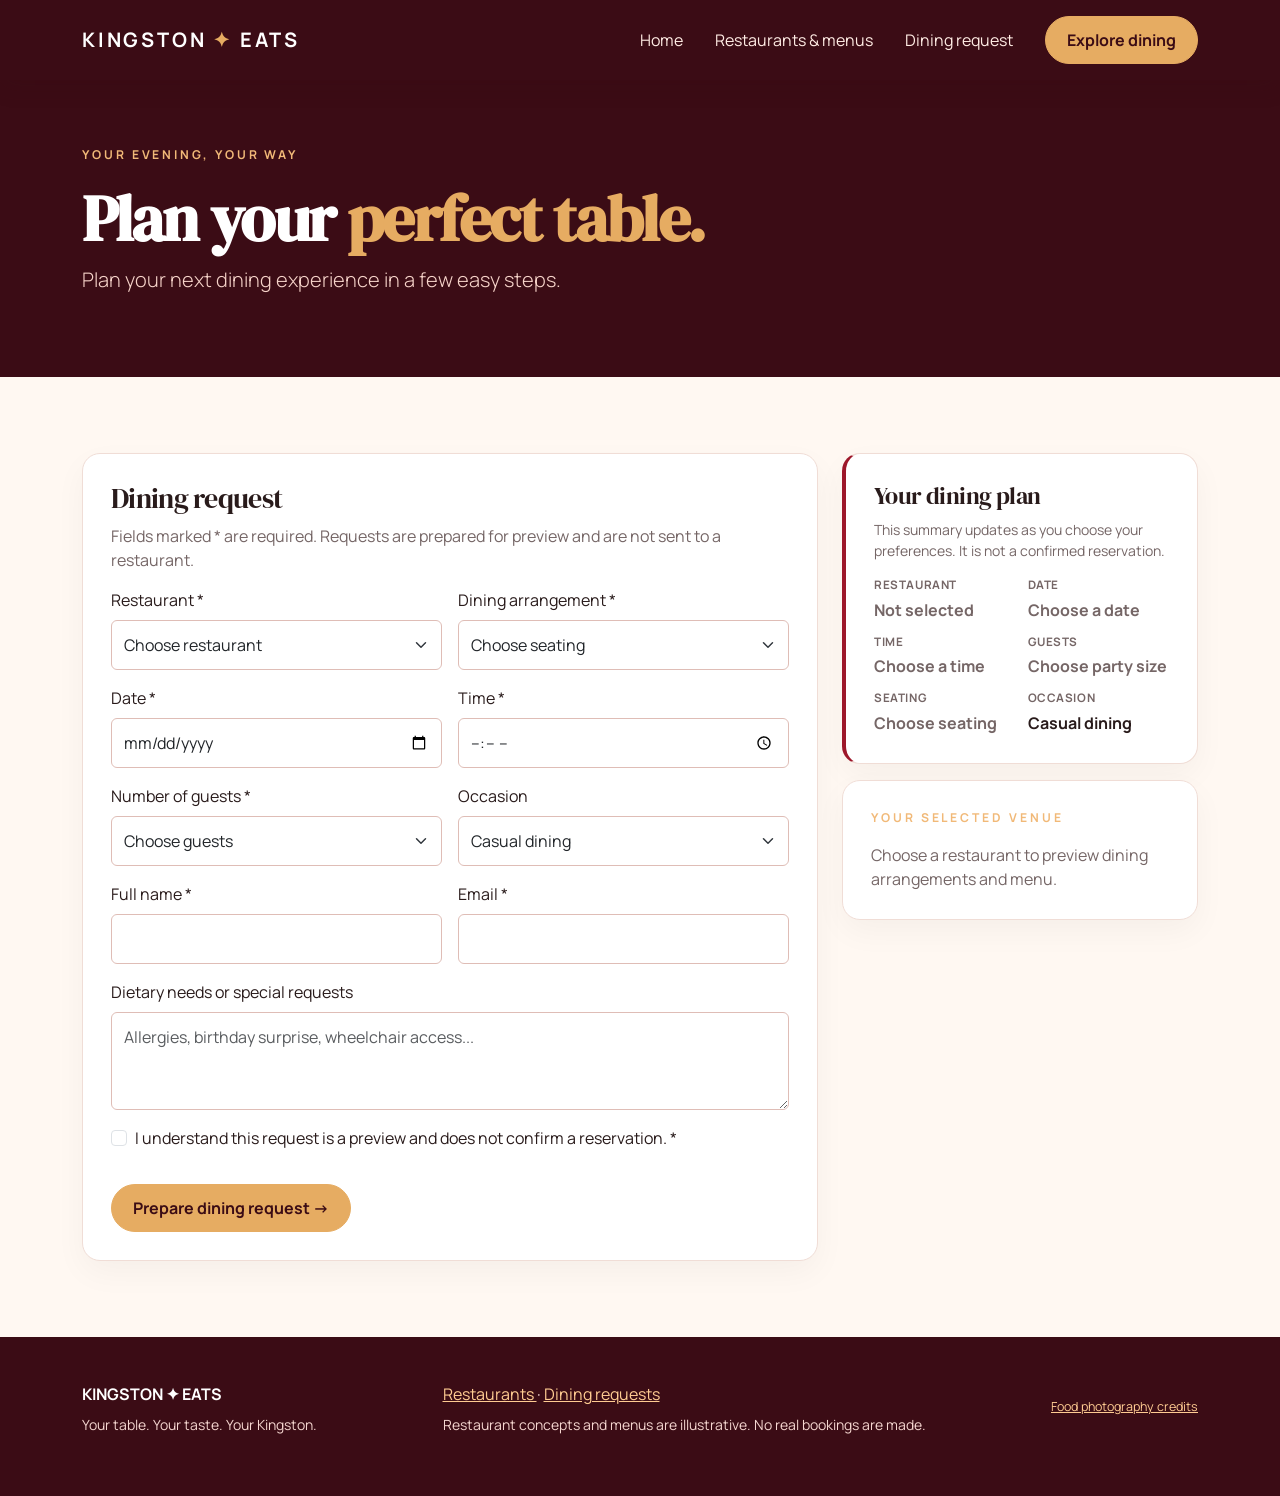
<file: reservation.html>
<!DOCTYPE html>
<html lang="en">
 <head>
  <meta charset="utf-8"/>
  <meta content="width=device-width, initial-scale=1" name="viewport"/>
  <meta content="Kingston Eats &mdash; discover island-inspired restaurants, menus and dining experiences in Kingston." name="description"/>
  <title>
   Dining Request | Kingston Eats
  </title>
  <link href="https://cdn.jsdelivr.net/npm/bootstrap@5.3.3/dist/css/bootstrap.min.css" rel="stylesheet"/>
  <link href="css/styles.css" rel="stylesheet"/>
 </head>
 <body>
  <nav class="navbar navbar-expand-lg sticky-top">
   <div class="container">
    <a class="navbar-brand" href="index.html">
     KINGSTON
     <span class="brand-mark">
      ✦
     </span>
     EATS
    </a>
    <button aria-controls="navMain" aria-expanded="false" aria-label="Toggle navigation" class="navbar-toggler" data-bs-target="#navMain" data-bs-toggle="collapse" type="button">
     <span class="navbar-toggler-icon">
     </span>
    </button>
    <div class="collapse navbar-collapse" id="navMain">
     <ul class="navbar-nav ms-auto gap-lg-3">
      <li class="nav-item">
       <a class="nav-link" href="index.html">
        Home
       </a>
      </li>
      <li class="nav-item">
       <a class="nav-link" href="restaurants.html">
        Restaurants &amp; menus
       </a>
      </li>
      <li class="nav-item">
       <a class="nav-link" href="reservation.html">
        Dining request
       </a>
      </li>
     </ul>
     <a class="btn btn-main ms-lg-4 mt-3 mt-lg-0" href="restaurants.html">
      Explore dining
     </a>
    </div>
   </div>
  </nav>
  <main>
   <section class="hero-small">
    <div class="container">
     <p class="eyebrow">
      Your evening, your way
     </p>
     <h1>
      Plan your
      <span class="accent">
       perfect table.
      </span>
     </h1>
     <p class="muted lead">
      Plan your next dining experience in a few easy steps.
     </p>
    </div>
   </section>
   <section class="section-pad">
    <div class="container">
     <div class="row g-4">
      <div class="col-lg-8">
       <div class="panel">
        <h2 class="h3">
         Dining request
        </h2>
        <p class="muted">
         Fields marked * are required. Requests are prepared for preview and are not sent to a restaurant.
        </p>
        <form id="reservationForm" novalidate="">
         <div class="row g-3">
          <div class="col-md-6">
           <label class="form-label" for="restaurantSelect">
            Restaurant *
           </label>
           <select class="form-select" id="restaurantSelect" required="">
            <option value="">
             Choose restaurant
            </option>
           </select>
          </div>
          <div class="col-md-6">
           <label class="form-label" for="seating">
            Dining arrangement *
           </label>
           <select class="form-select" id="seating" required="">
            <option value="">
             Choose seating
            </option>
           </select>
          </div>
          <div class="col-md-6">
           <label class="form-label" for="date">
            Date *
           </label>
           <input class="form-control" id="date" required="" type="date"/>
          </div>
          <div class="col-md-6">
           <label class="form-label" for="time">
            Time *
           </label>
           <input class="form-control" id="time" required="" type="time"/>
          </div>
          <div class="col-md-6">
           <label class="form-label" for="guests">
            Number of guests *
           </label>
           <select class="form-select" id="guests" required="">
            <option value="">
             Choose guests
            </option>
            <option>
             1
            </option>
            <option>
             2
            </option>
            <option>
             3
            </option>
            <option>
             4
            </option>
            <option>
             5
            </option>
            <option>
             6
            </option>
            <option>
             7
            </option>
            <option>
             8
            </option>
           </select>
          </div>
          <div class="col-md-6">
           <label class="form-label" for="occasion">
            Occasion
           </label>
           <select class="form-select" id="occasion">
            <option>
             Casual dining
            </option>
            <option>
             Birthday
            </option>
            <option>
             Date night
            </option>
            <option>
             Anniversary
            </option>
            <option>
             Business meal
            </option>
           </select>
          </div>
          <div class="col-md-6">
           <label class="form-label" for="fullName">
            Full name *
           </label>
           <input autocomplete="name" class="form-control" id="fullName" minlength="2" required=""/>
          </div>
          <div class="col-md-6">
           <label class="form-label" for="email">
            Email *
           </label>
           <input autocomplete="email" class="form-control" id="email" required="" type="email"/>
          </div>
          <div class="col-12">
           <label class="form-label" for="notes">
            Dietary needs or special requests
           </label>
           <textarea class="form-control" id="notes" maxlength="400" placeholder="Allergies, birthday surprise, wheelchair access..." rows="3"></textarea>
          </div>
          <div class="col-12">
           <div class="form-check">
            <input class="form-check-input" id="understand" required="" type="checkbox"/>
            <label class="form-check-label" for="understand">
             I understand this request is a preview and does not confirm a reservation. *
            </label>
           </div>
          </div>
         </div>
         <div aria-live="assertive" class="mt-3" id="formFeedback" role="alert">
         </div>
         <button class="btn btn-main mt-3" type="submit">
          Prepare dining request &rarr;
         </button>
        </form>
       </div>
       <div aria-live="polite" class="panel mt-4 d-none" id="requestResult">
        <h2 class="h4">
         Your request preview
        </h2>
        <p class="muted">
         This request has not been sent to anyone.
        </p>
        <div class="mini-card mb-3" id="requestSummary">
        </div>
        <button class="btn btn-main" id="copyRequest" type="button">
         Copy request
        </button>
        <p aria-live="polite" class="small muted mt-2" id="copyStatus">
        </p>
       </div>
      </div>
      <div class="col-lg-4">
       <div class="panel mb-3 live-summary-panel">
        <h2 class="h4 mb-2">Your dining plan</h2>
        <p class="small muted">This summary updates as you choose your preferences. It is not a confirmed reservation.</p>
        <div id="liveReservationSummary" aria-live="polite" aria-atomic="true"></div>
       </div>
       <aside class="sticky-summary panel">
        <p class="eyebrow">
         Your selected venue
        </p>
        <div class="muted" id="venuePreview">
         Choose a restaurant to preview dining arrangements and menu.
        </div>
       </aside>
      </div>
     </div>
    </div>
   </section>
  </main>
  <footer>
   <div class="container d-md-flex justify-content-between gap-4">
    <div>
     <strong>
      KINGSTON ✦ EATS
     </strong>
     <p class="small mt-2 mb-0">
      Your table. Your taste. Your Kingston.
     </p>
    </div>
    <div class="mt-3 mt-md-0">
     <a href="restaurants.html">
      Restaurants
     </a>
     &middot;
     <a href="reservation.html">
      Dining requests
     </a>
     <p class="small mt-2">
      Restaurant concepts and menus are illustrative. No real bookings are made.
     </p>
    </div>
    <p class="image-credit mt-3 mb-0">
     <a href="IMAGE_CREDITS.md">
      Food photography credits
     </a>
    </p>
   </div>
  </footer>
  <div aria-hidden="true" aria-labelledby="detailsTitle" class="modal fade" id="detailsModal" tabindex="-1">
   <div class="modal-dialog modal-lg modal-dialog-centered modal-dialog-scrollable">
    <div class="modal-content">
     <div class="modal-header">
      <h2 class="modal-title h3" id="detailsTitle">
       Restaurant
      </h2>
      <button aria-label="Close" class="btn-close" data-bs-dismiss="modal" type="button">
      </button>
     </div>
     <div class="modal-body" id="detailsBody">
     </div>
     <div class="modal-footer">
      <button class="btn btn-outline-main" data-bs-dismiss="modal" type="button">
       Close
      </button>
      <a class="btn btn-main" href="reservation.html" id="detailsRequest">
       Plan a visit
      </a>
     </div>
    </div>
   </div>
  </div>
  <script src="https://code.jquery.com/jquery-3.7.1.min.js">
  </script>
  <script src="https://cdn.jsdelivr.net/npm/bootstrap@5.3.3/dist/js/bootstrap.bundle.min.js">
  </script>
  <script src="js/data.js">
  </script>
  <script src="js/app.js">
  </script>
 </body>
</html>
</file>
<file: css/styles.css>
@import url('https://fonts.googleapis.com/css2?family=Manrope:wght@400;500;600;700;800&family=DM+Serif+Display&display=swap');
:root{--ink:#291b1b;--deep:#3b0c15;--pine:#9d172a;--mint:#f7dedb;--gold:#e6ac62;--cream:#fff8f2;--white:#fff;--muted:#756666}*{box-sizing:border-box}body{font-family:'Manrope',sans-serif;background:var(--cream);color:var(--ink)}h1,h2,h3,.serif{font-family:'DM Serif Display',serif}h1{font-weight:600}a{color:var(--pine)}.navbar{background:var(--deep);padding:1rem 0}.navbar-brand{font-weight:700;letter-spacing:.14em;color:#fff!important}.brand-mark,.accent{color:var(--gold)}.nav-link{color:#ffece4!important}.nav-link.active{color:var(--gold)!important}.navbar-toggler{background:#fff}.btn-main{background:var(--gold);color:var(--deep);border:1px solid var(--gold);font-weight:700}.btn-main:hover{background:#f1c384;color:var(--deep)}.btn-outline-main{border:1px solid var(--pine);color:var(--pine)}.btn-outline-main:hover{background:var(--pine);color:#fff}.hero{background:linear-gradient(110deg,rgba(59,12,21,.92),rgba(126,25,35,.68)),url('https://images.unsplash.com/photo-1517248135467-4c7edcad34c4?auto=format&fit=crop&w=1800&q=85') center/cover;color:white;padding:105px 0 115px}.hero h1{font-size:clamp(3rem,6vw,5.5rem);line-height:1.12}.hero-small{background:var(--deep);color:#fff;padding:66px 0}.hero-small h1{font-size:clamp(2.4rem,5vw,4.4rem)}.eyebrow{text-transform:uppercase;letter-spacing:.24em;font-size:.76rem;color:var(--gold);font-weight:700}.lead-copy{color:#fce7df;max-width:620px}.section-pad{padding:76px 0}.section-title{font-size:clamp(2rem,4vw,3rem)}.muted{color:var(--muted)}.hero .muted,.hero-small .muted{color:#f7d4ca}.k-card{background:#fff;border:1px solid #f0ddd6;border-radius:18px;overflow:hidden;height:100%;box-shadow:0 10px 32px rgba(14,36,29,.06);transition:transform .2s}.k-card:hover{transform:translateY(-4px)}.k-card img{height:220px;width:100%;object-fit:cover}.k-card .card-body{padding:24px}.k-card h3{font-size:1.55rem}.pill{background:#ffebe5;color:#861b2a;border-radius:30px;padding:6px 12px;font-size:.76rem;font-weight:700}.rating{color:#a33a27;font-weight:700}.mini-price{font-size:.85rem;color:var(--muted)}.filter-chip{border:1px solid #dfbdb6;border-radius:24px;background:white;padding:8px 15px;color:var(--ink)}.filter-chip.active,.filter-chip:hover{background:var(--pine);color:white}.panel{background:white;border:1px solid #f0ddd6;border-radius:18px;padding:28px;box-shadow:0 12px 32px rgba(14,36,29,.04)}.form-control,.form-select{padding:12px;border-color:#dfbdb6}.form-control:focus,.form-select:focus{border-color:var(--pine);box-shadow:0 0 0 .2rem #9d172a22}.menu-row{padding:14px 0;border-bottom:1px solid #f0ddd6}.menu-row:last-child{border:0}.menu-price{color:#a33a27;font-weight:700;white-space:nowrap}.menu-tabs .btn{margin:0 5px 7px 0}.menu-tabs .active{background:var(--pine);color:white}.modal-content{border-radius:18px;border:0}.modal-header{background:var(--deep);color:white}.modal-header .btn-close{filter:invert(1)}.feature{background:#ffebe5;border-radius:18px;padding:30px;height:100%}.feature .num{font-size:2rem;color:var(--pine);font-family:'DM Serif Display',serif}.mini-card{background:#fff0e8;border-radius:12px;padding:18px}footer{background:var(--deep);color:#f5d6d0;padding:45px 0}footer a{color:#ffcc92}footer strong{color:white}.accordion-button:not(.collapsed){background:#ffe9e2;color:var(--pine)}.accordion-button:focus{box-shadow:0 0 0 .2rem #9d172a22}.empty-state{text-align:center;padding:40px}.sticky-summary{position:sticky;top:95px}@media(max-width:767px){.hero{padding:72px 0}.section-pad{padding:48px 0}.k-card img{height:190px}.sticky-summary{position:static}}

/* Crimson & spice editorial refresh */
:root{--crimson:#9d172a;--wine:#3b0c15;--apricot:#e6ac62;--blush:#fff0e8}
h1,h2,h3,.serif{letter-spacing:-.025em}
.navbar{box-shadow:0 6px 22px rgba(59,12,21,.16)}
.btn-main{border-radius:999px;padding:.7rem 1.3rem}
.btn-outline-main{border-radius:999px}
.k-card{border-radius:22px;box-shadow:0 12px 35px rgba(59,12,21,.08)}
.k-card img{transition:transform .35s ease}
.k-card:hover img{transform:scale(1.035)}
.k-card{isolation:isolate}
.hero{background-image:linear-gradient(110deg,rgba(59,12,21,.94),rgba(126,25,35,.75)),url('https://commons.wikimedia.org/wiki/Special:FilePath/Jamaican%20jerk%20pork%20and%20chicken.jpg?width=1400')}
.eyebrow{color:#f1b978}
.hero-small .eyebrow{color:#f1b978}
a:focus-visible,button:focus-visible,input:focus-visible,select:focus-visible,textarea:focus-visible{outline:3px solid #e6ac62;outline-offset:3px}
.image-credit{font-size:.78rem;line-height:1.5}

/* Enhanced food menus and live reservation summary */
.dish-tag{display:inline-flex;align-items:center;border-radius:999px;padding:4px 9px;font-size:.72rem;font-weight:700;background:#fff0e8;color:#742a2a}
.dish-tag.veggie{background:#e4f3e6;color:#205b37}
.dish-tag.spice-2,.dish-tag.spice-3{background:#ffe1d9;color:#9d172a}
.dish-tag.spice-3{background:#9d172a;color:#fff}
.menu-row h4{font-family:'Manrope',sans-serif;font-weight:800;letter-spacing:0}
.menu-price{font-size:1.05rem;font-variant-numeric:tabular-nums;min-width:90px;text-align:right}
.reservation-live-grid{display:grid;grid-template-columns:repeat(2,minmax(0,1fr));gap:12px}
.reservation-live-grid dt{font-size:.73rem;color:#756666;text-transform:uppercase;letter-spacing:.05em}
.reservation-live-grid dd{font-weight:700;margin:3px 0 0;overflow-wrap:anywhere}
.live-summary-panel{border-left:4px solid #9d172a}
@media(max-width:575px){.reservation-live-grid{grid-template-columns:1fr}.menu-price{min-width:70px}}
</file>
